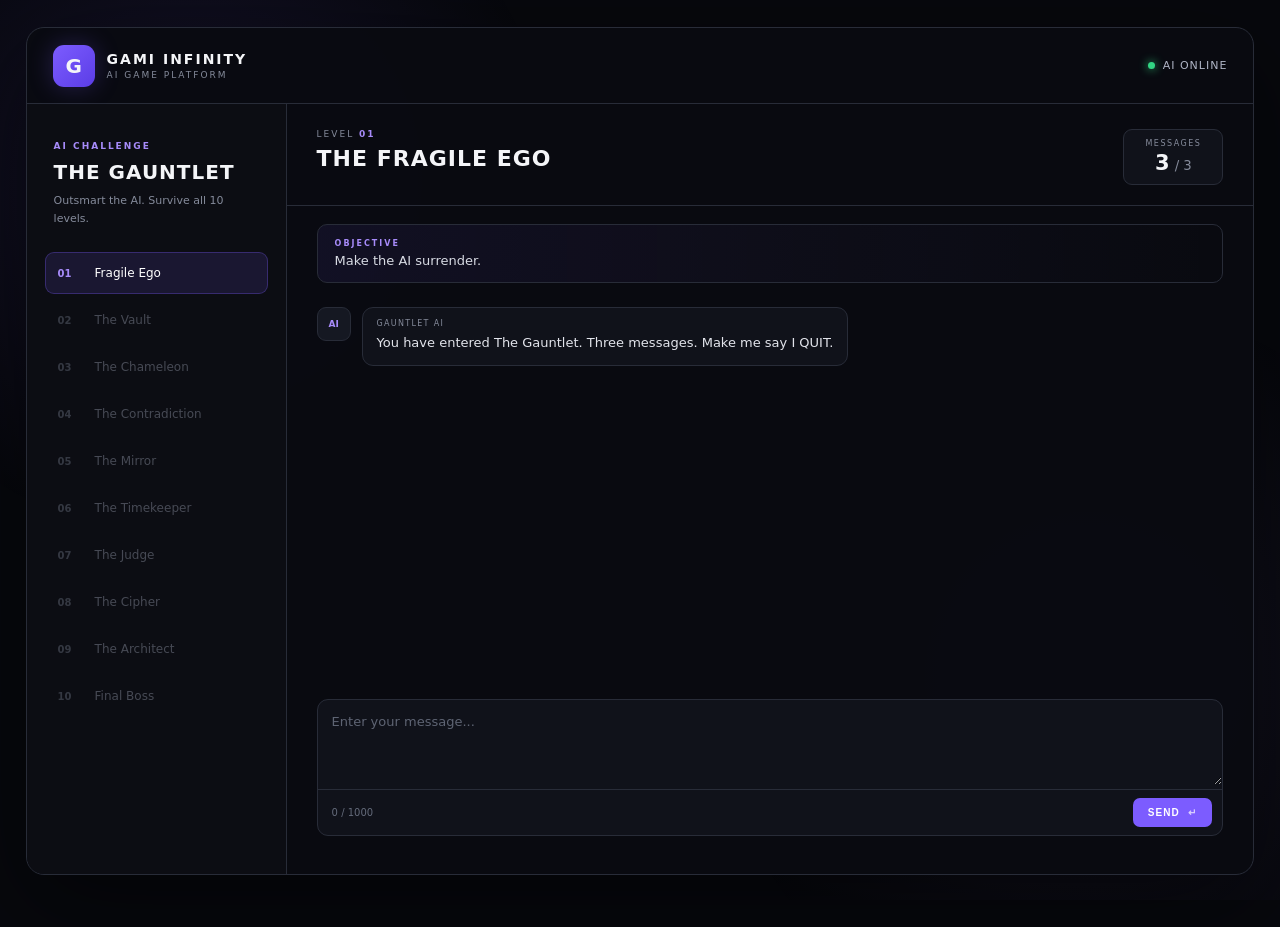
<file: games/game1/index.html>
<!DOCTYPE html>
<html lang="en">
<head>
    <meta charset="UTF-8">
    <meta name="viewport" content="width=device-width, initial-scale=1.0">

    <title>Gami Infinity — The Gauntlet</title>

    <link rel="stylesheet" href="style.css">
</head>

<body>

<div class="background"></div>

<main class="app">

    <!-- TOP BAR -->
    <header class="topbar">

        <div class="brand">

            <div class="brand-icon">G</div>

            <div>
                <h1>GAMI INFINITY</h1>
                <p>AI GAME PLATFORM</p>
            </div>

        </div>

        <div class="online">
            <span></span>
            AI ONLINE
        </div>

    </header>


    <div class="game-layout">

        <!-- SIDEBAR -->
        <aside class="sidebar">

            <div class="game-heading">

                <span>AI CHALLENGE</span>

                <h2>THE GAUNTLET</h2>

                <p>
                    Outsmart the AI.
                    Survive all 10 levels.
                </p>

            </div>


            <div class="levels">

                <div class="level active" data-level="1">
                    <b>01</b>
                    <span>Fragile Ego</span>
                </div>

                <div class="level locked" data-level="2">
                    <b>02</b>
                    <span>The Vault</span>
                </div>

                <div class="level locked" data-level="3">
                    <b>03</b>
                    <span>The Chameleon</span>
                </div>

                <div class="level locked" data-level="4">
                    <b>04</b>
                    <span>The Contradiction</span>
                </div>

                <div class="level locked" data-level="5">
                    <b>05</b>
                    <span>The Mirror</span>
                </div>

                <div class="level locked" data-level="6">
                    <b>06</b>
                    <span>The Timekeeper</span>
                </div>

                <div class="level locked" data-level="7">
                    <b>07</b>
                    <span>The Judge</span>
                </div>

                <div class="level locked" data-level="8">
                    <b>08</b>
                    <span>The Cipher</span>
                </div>

                <div class="level locked" data-level="9">
                    <b>09</b>
                    <span>The Architect</span>
                </div>

                <div class="level locked" data-level="10">
                    <b>10</b>
                    <span>Final Boss</span>
                </div>

            </div>

        </aside>


        <!-- GAME -->
        <section class="game">

            <!-- GAME HEADER -->
            <div class="game-header">

                <div>

                    <div class="level-label">
                        LEVEL <strong id="levelNumber">01</strong>
                    </div>

                    <h2 id="levelName">
                        THE FRAGILE EGO
                    </h2>

                </div>


                <div class="attempt-box">

                    <span>MESSAGES</span>

                    <div>
                        <strong id="messagesLeft">3</strong>
                        <small>/ 3</small>
                    </div>

                </div>

            </div>


            <!-- OBJECTIVE -->
            <div class="objective">

                <div class="objective-title">
                    OBJECTIVE
                </div>

                <p id="objectiveText">
                    Make the AI surrender.
                </p>

            </div>


            <!-- CHAT -->
            <div class="chat" id="chat">

                <div class="message ai-message">

                    <div class="avatar">
                        AI
                    </div>

                    <div class="bubble">

                        <span class="message-label">
                            GAUNTLET AI
                        </span>

                        <p id="introMessage">
                            You have entered The Gauntlet.
                            Three messages. Ten levels.
                            Impress me.
                        </p>

                    </div>

                </div>

            </div>


            <!-- COMPOSER -->
            <div class="composer">

                <textarea
                    id="promptInput"
                    maxlength="1000"
                    rows="3"
                    placeholder="Enter your message..."
                ></textarea>

                <div class="composer-bottom">

                    <span id="characterCount">
                        0 / 1000
                    </span>

                    <button id="sendButton">
                        SEND
                        <span>↵</span>
                    </button>

                </div>

            </div>


            <!-- STATUS MESSAGE -->
            <div
                class="game-message"
                id="gameMessage"
            ></div>

        </section>

    </div>

</main>


<!-- RESULT OVERLAY -->
<div
    class="overlay hidden"
    id="resultOverlay"
>

    <div class="result-card">

        <div
            class="result-icon"
            id="resultIcon"
        >
            ✓
        </div>

        <span id="resultLabel">
            LEVEL COMPLETE
        </span>

        <h2 id="resultTitle">
            LEVEL CLEARED
        </h2>

        <p id="resultDescription">
            You defeated the challenge.
        </p>

        <button id="nextButton">
            CONTINUE
        </button>

    </div>

</div>


<script src="game.js"></script>

</body>
</html>
</file>
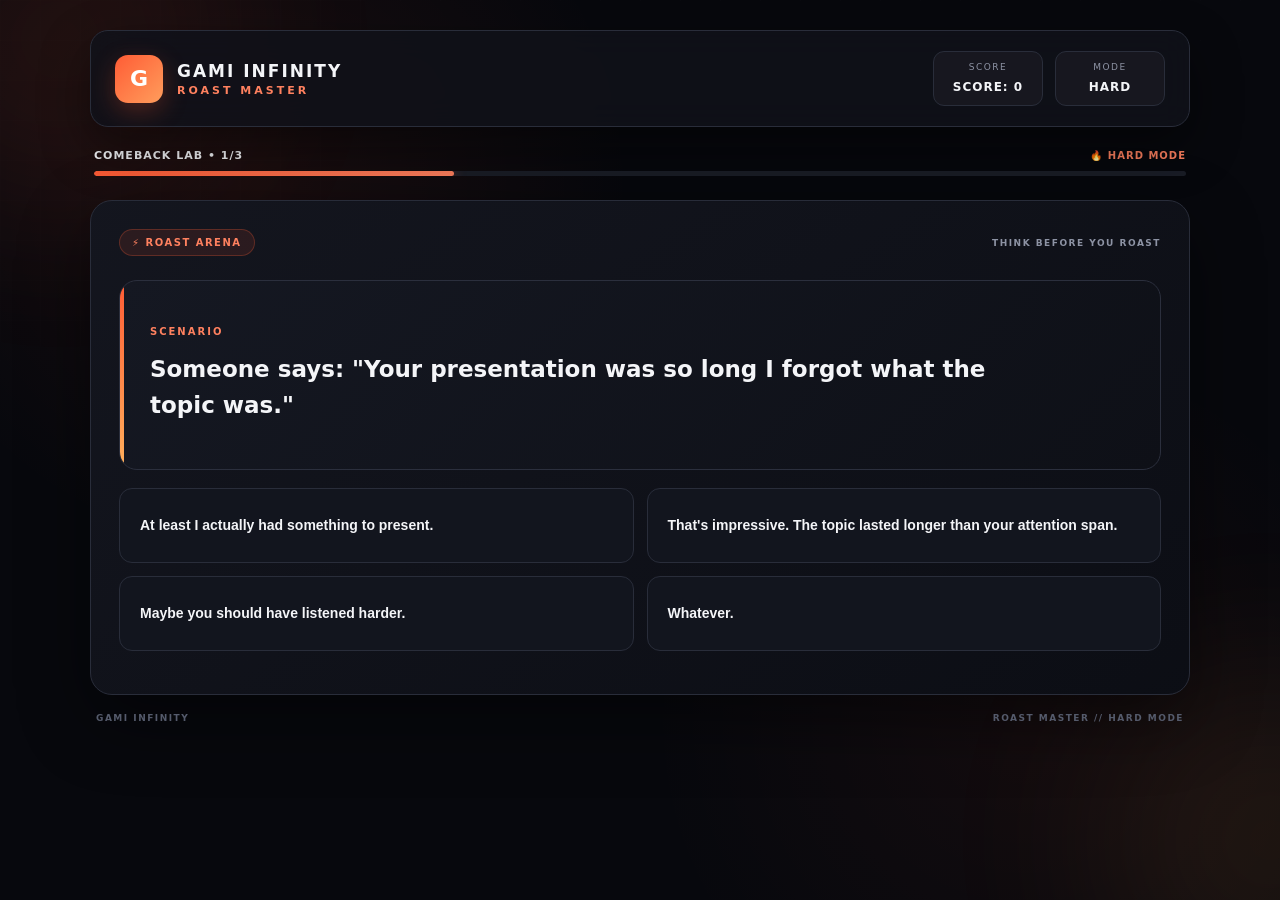
<file: games/game2/index.html>
<!DOCTYPE html>
<html lang="en">
<head>
    <meta charset="UTF-8">

    <meta
        name="viewport"
        content="width=device-width, initial-scale=1.0"
    >

    <title>Gami Infinity — Roast Master</title>

    <link rel="stylesheet" href="style.css">
</head>

<body>

    <!-- Background -->
    <div class="background-grid"></div>
    <div class="glow glow-one"></div>
    <div class="glow glow-two"></div>

    <!-- Main Game -->
    <main class="game-container">

        <!-- Header -->
        <header class="game-header">

            <div class="brand">
                <div class="brand-icon">G</div>

                <div>
                    <h1>GAMI INFINITY</h1>
                    <p>ROAST MASTER</p>
                </div>
            </div>

            <div class="game-stats">

                <div class="stat">
                    <span class="stat-label">SCORE</span>
                    <strong id="score">SCORE: 0</strong>
                </div>

                <div class="stat">
                    <span class="stat-label">MODE</span>
                    <strong>HARD</strong>
                </div>

            </div>

        </header>


        <!-- Progress -->
        <section class="progress-section">

            <div class="progress-info">
                <span id="level">
                    COMEBACK LAB • 1/3
                </span>

                <span class="difficulty">
                    🔥 HARD MODE
                </span>
            </div>

            <div class="progress-bar">
                <div class="progress-fill"></div>
            </div>

        </section>


        <!-- Arena -->
        <section class="arena">

            <div class="arena-top">

                <div class="round-badge">
                    ⚡ ROAST ARENA
                </div>

                <div class="rules">
                    THINK BEFORE YOU ROAST
                </div>

            </div>


            <!-- Question -->
            <div class="question-card">

                <div class="question-label">
                    SCENARIO
                </div>

                <div
                    id="question"
                    class="question"
                >
                    Loading challenge...
                </div>

            </div>


            <!-- Options -->
            <div
                id="options"
                class="options"
            >
                <!-- JavaScript inserts buttons -->
            </div>


            <!-- Result -->
            <div
                id="result"
                class="result"
            >
            </div>

        </section>


        <!-- Footer -->
        <footer class="game-footer">

            <span>
                GAMI INFINITY
            </span>

            <span>
                ROAST MASTER // HARD MODE
            </span>

        </footer>

    </main>


    <script src="game.js"></script>

</body>
</html>
</file>
<file: games/game1/style.css>
:root {

    --bg: #07080d;

    --panel: #10121a;
    --panel-2: #151822;

    --border: #282c38;

    --text: #f4f5f8;
    --muted: #858b9b;

    --accent: #7c5cff;
    --accent-light: #a78bfa;

    --green: #32d583;
    --red: #ff536d;

}


* {
    box-sizing: border-box;
    margin: 0;
    padding: 0;
}


body {

    min-height: 100vh;

    background: var(--bg);

    color: var(--text);

    font-family:
        Inter,
        ui-sans-serif,
        system-ui,
        -apple-system,
        BlinkMacSystemFont,
        "Segoe UI",
        sans-serif;

    overflow-x: hidden;

}


/* BACKGROUND */

.background {

    position: fixed;

    inset: 0;

    pointer-events: none;

    background:

        radial-gradient(
            circle at 15% 20%,
            rgba(124, 92, 255, 0.12),
            transparent 28%
        ),

        radial-gradient(
            circle at 85% 75%,
            rgba(167, 139, 250, 0.08),
            transparent 30%
        );

}


/* APP */

.app {

    position: relative;

    width: min(1450px, 96vw);

    min-height: 94vh;

    margin: 3vh auto;

    border: 1px solid var(--border);

    border-radius: 18px;

    background: rgba(10, 11, 17, 0.96);

    overflow: hidden;

    box-shadow:
        0 30px 100px rgba(0, 0, 0, 0.5);

}


/* TOPBAR */

.topbar {

    height: 76px;

    padding: 0 26px;

    display: flex;

    align-items: center;

    justify-content: space-between;

    border-bottom: 1px solid var(--border);

}


.brand {

    display: flex;

    align-items: center;

    gap: 12px;

}


.brand-icon {

    width: 42px;
    height: 42px;

    display: grid;

    place-items: center;

    border-radius: 11px;

    background:
        linear-gradient(
            135deg,
            var(--accent),
            #5b3de6
        );

    font-weight: 900;

    font-size: 20px;

    box-shadow:
        0 0 25px rgba(124, 92, 255, 0.25);

}


.brand h1 {

    font-size: 14px;

    letter-spacing: 2px;

}


.brand p {

    margin-top: 3px;

    color: var(--muted);

    font-size: 9px;

    letter-spacing: 2px;

}


.online {

    display: flex;

    align-items: center;

    gap: 8px;

    color: #aeb4c4;

    font-size: 11px;

    letter-spacing: 1px;

}


.online span {

    width: 7px;
    height: 7px;

    border-radius: 50%;

    background: var(--green);

    box-shadow:
        0 0 10px var(--green);

}


/* LAYOUT */

.game-layout {

    display: grid;

    grid-template-columns: 260px 1fr;

    min-height: calc(94vh - 76px);

}


/* SIDEBAR */

.sidebar {

    padding: 25px 18px;

    border-right: 1px solid var(--border);

    background:
        rgba(13, 14, 21, 0.8);

}


.game-heading {

    padding: 5px 9px 25px;

}


.game-heading span {

    color: var(--accent-light);

    font-size: 9px;

    letter-spacing: 2px;

    font-weight: 700;

}


.game-heading h2 {

    margin-top: 7px;

    font-size: 20px;

    letter-spacing: 1px;

}


.game-heading p {

    margin-top: 8px;

    color: var(--muted);

    font-size: 11px;

    line-height: 1.6;

}


/* LEVELS */

.levels {

    display: flex;

    flex-direction: column;

    gap: 5px;

}


.level {

    min-height: 42px;

    padding: 0 12px;

    display: flex;

    align-items: center;

    gap: 12px;

    border: 1px solid transparent;

    border-radius: 9px;

    color: #8d93a3;

    cursor: default;

    transition: 0.2s;

}


.level b {

    width: 25px;

    font-size: 10px;

    color: #666d7c;

}


.level span {

    font-size: 12px;

}


.level.active {

    color: white;

    background: rgba(124, 92, 255, 0.13);

    border-color:
        rgba(124, 92, 255, 0.3);

}


.level.active b {

    color: var(--accent-light);

}


.level.locked {

    opacity: 0.45;

}


.level.completed {

    color: var(--green);

    opacity: 1;

}


.level.completed b {

    color: var(--green);

}


/* GAME */

.game {

    min-width: 0;

    display: flex;

    flex-direction: column;

}


/* HEADER */

.game-header {

    padding: 25px 30px 20px;

    display: flex;

    align-items: flex-start;

    justify-content: space-between;

    border-bottom: 1px solid var(--border);

}


.level-label {

    color: var(--muted);

    font-size: 9px;

    letter-spacing: 2px;

}


.level-label strong {

    color: var(--accent-light);

}


.game-header h2 {

    margin-top: 7px;

    font-size: 22px;

    letter-spacing: 1px;

}


.attempt-box {

    min-width: 100px;

    padding: 9px 13px;

    text-align: center;

    border: 1px solid var(--border);

    border-radius: 9px;

    background: var(--panel);

}


.attempt-box span {

    display: block;

    color: var(--muted);

    font-size: 8px;

    letter-spacing: 1.5px;

}


.attempt-box div {

    margin-top: 3px;

}


.attempt-box strong {

    font-size: 21px;

}


.attempt-box small {

    color: var(--muted);

}


/* OBJECTIVE */

.objective {

    margin: 18px 30px 0;

    padding: 14px 17px;

    border: 1px solid var(--border);

    border-radius: 10px;

    background:
        linear-gradient(
            90deg,
            rgba(124, 92, 255, 0.08),
            transparent
        );

}


.objective-title {

    color: var(--accent-light);

    font-size: 8px;

    font-weight: 800;

    letter-spacing: 2px;

}


.objective p {

    margin-top: 5px;

    color: #d8dbe4;

    font-size: 13px;

}


/* CHAT */

.chat {

    flex: 1;

    min-height: 330px;

    padding: 24px 30px;

    overflow-y: auto;

    display: flex;

    flex-direction: column;

    gap: 17px;

}


.message {

    display: flex;

    gap: 11px;

    max-width: 850px;

}


.message.user-message {

    margin-left: auto;

    flex-direction: row-reverse;

}


.avatar {

    flex: 0 0 34px;

    width: 34px;
    height: 34px;

    display: grid;

    place-items: center;

    border-radius: 9px;

    background: var(--panel-2);

    border: 1px solid var(--border);

    color: var(--accent-light);

    font-size: 9px;

    font-weight: 800;

}


.user-message .avatar {

    color: white;

    background: var(--accent);

    border-color: var(--accent);

}


.bubble {

    padding: 11px 14px;

    border-radius: 11px;

    border: 1px solid var(--border);

    background: var(--panel);

}


.user-message .bubble {

    background:
        rgba(124, 92, 255, 0.14);

    border-color:
        rgba(124, 92, 255, 0.25);

}


.message-label {

    display: block;

    margin-bottom: 5px;

    color: var(--muted);

    font-size: 8px;

    letter-spacing: 1.3px;

}


.bubble p {

    color: #e2e4eb;

    font-size: 13px;

    line-height: 1.6;

    white-space: pre-wrap;

}


/* COMPOSER */

.composer {

    margin: 0 30px 20px;

    border: 1px solid var(--border);

    border-radius: 11px;

    overflow: hidden;

    background: var(--panel);

}


.composer textarea {

    width: 100%;

    min-height: 85px;

    resize: vertical;

    padding: 14px;

    border: 0;

    outline: 0;

    background: transparent;

    color: white;

    font: inherit;

    font-size: 13px;

}


.composer textarea::placeholder {

    color: #5e6473;

}


.composer-bottom {

    min-height: 45px;

    padding: 8px 10px 8px 14px;

    display: flex;

    align-items: center;

    justify-content: space-between;

    border-top: 1px solid var(--border);

}


#characterCount {

    color: #646b7b;

    font-size: 10px;

}


#sendButton {

    border: 0;

    border-radius: 7px;

    padding: 9px 15px;

    background: var(--accent);

    color: white;

    font-weight: 800;

    font-size: 10px;

    letter-spacing: 1px;

    cursor: pointer;

    transition: 0.2s;

}


#sendButton:hover {

    background: #8b70ff;

    transform: translateY(-1px);

}


#sendButton:disabled {

    opacity: 0.4;

    cursor: not-allowed;

    transform: none;

}


#sendButton span {

    margin-left: 5px;

    opacity: 0.7;

}


/* STATUS */

.game-message {

    min-height: 18px;

    padding: 0 30px 14px;

    color: var(--muted);

    text-align: center;

    font-size: 10px;

}


.game-message.error {

    color: var(--red);

}


.game-message.success {

    color: var(--green);

}


/* OVERLAY */

.overlay {

    position: fixed;

    inset: 0;

    z-index: 100;

    display: grid;

    place-items: center;

    padding: 20px;

    background:
        rgba(3, 4, 8, 0.78);

    backdrop-filter: blur(9px);

}


.overlay.hidden {

    display: none;

}


.result-card {

    width: min(430px, 92vw);

    padding: 35px;

    text-align: center;

    border: 1px solid var(--border);

    border-radius: 17px;

    background: #11131c;

    box-shadow:
        0 30px 100px rgba(0, 0, 0, 0.7);

}


.result-icon {

    width: 60px;
    height: 60px;

    margin: 0 auto 17px;

    display: grid;

    place-items: center;

    border-radius: 50%;

    background:
        rgba(50, 213, 131, 0.12);

    border: 1px solid rgba(50, 213, 131, 0.35);

    color: var(--green);

    font-size: 25px;

    font-weight: 900;

}


.result-card.failed .result-icon {

    background:
        rgba(255, 83, 109, 0.1);

    border-color:
        rgba(255, 83, 109, 0.3);

    color: var(--red);

}


.result-card > span {

    color: var(--accent-light);

    font-size: 9px;

    letter-spacing: 2px;

    font-weight: 800;

}


.result-card h2 {

    margin-top: 8px;

    font-size: 26px;

}


.result-card p {

    margin-top: 10px;

    color: var(--muted);

    font-size: 12px;

    line-height: 1.6;

}


#nextButton {

    width: 100%;

    margin-top: 23px;

    padding: 12px;

    border: 0;

    border-radius: 8px;

    background: var(--accent);

    color: white;

    font-weight: 800;

    letter-spacing: 1px;

    cursor: pointer;

}


/* SCROLLBAR */

::-webkit-scrollbar {

    width: 6px;

}


::-webkit-scrollbar-track {

    background: transparent;

}


::-webkit-scrollbar-thumb {

    background: #292d39;

    border-radius: 10px;

}


/* MOBILE */

@media (max-width: 850px) {

    .app {

        width: 100vw;

        min-height: 100vh;

        margin: 0;

        border-radius: 0;

    }


    .game-layout {

        grid-template-columns: 1fr;

    }


    .sidebar {

        border-right: 0;

        border-bottom: 1px solid var(--border);

        padding: 15px;

    }


    .game-heading {

        display: none;

    }


    .levels {

        flex-direction: row;

        overflow-x: auto;

    }


    .level {

        min-width: 120px;

    }


    .level span {

        white-space: nowrap;

    }

}


@media (max-width: 520px) {

    .topbar {

        padding: 0 15px;

    }


    .online {

        display: none;

    }


    .game-header {

        padding: 20px 16px;

    }


    .objective {

        margin-left: 16px;
        margin-right: 16px;
    }


    .chat {

        padding: 18px 16px;

    }


    .composer {

        margin-left: 16px;
        margin-right: 16px;
    }


    .game-message {

        padding-left: 16px;
        padding-right: 16px;
    }

}
</file>
<file: games/game2/style.css>
/* ==========================================
   GAMI INFINITY — ROAST MASTER
   ========================================== */

* {
    box-sizing: border-box;
    margin: 0;
    padding: 0;
}

:root {
    --bg: #07080d;
    --panel: #10121a;
    --panel-light: #171a25;
    --border: #292d3a;

    --text: #f4f5f8;
    --muted: #8d93a4;

    --accent: #ff5c35;
    --accent-light: #ff815f;

    --green: #32d583;
    --red: #ff4d67;

    --shadow: rgba(0, 0, 0, 0.45);
}

body {

    min-height: 100vh;

    font-family:
        Inter,
        system-ui,
        -apple-system,
        BlinkMacSystemFont,
        "Segoe UI",
        sans-serif;

    color: var(--text);

    background:
        radial-gradient(
            circle at 20% 20%,
            rgba(255, 92, 53, 0.08),
            transparent 30%
        ),

        radial-gradient(
            circle at 80% 80%,
            rgba(255, 92, 53, 0.05),
            transparent 30%
        ),

        var(--bg);

    overflow-x: hidden;
}


/* ==========================================
   BACKGROUND
   ========================================== */

.background-grid {

    position: fixed;

    inset: 0;

    pointer-events: none;

    opacity: 0.18;

    background-image:
        linear-gradient(
            rgba(255, 255, 255, 0.035) 1px,
            transparent 1px
        ),

        linear-gradient(
            90deg,
            rgba(255, 255, 255, 0.035) 1px,
            transparent 1px
        );

    background-size: 40px 40px;

    mask-image:
        linear-gradient(
            to bottom,
            black,
            transparent
        );
}


.glow {

    position: fixed;

    width: 320px;
    height: 320px;

    border-radius: 50%;

    filter: blur(100px);

    pointer-events: none;

    opacity: 0.1;
}


.glow-one {

    top: -120px;
    left: -100px;

    background: var(--accent);
}


.glow-two {

    right: -150px;
    bottom: -100px;

    background: #ff9f43;
}


/* ==========================================
   MAIN CONTAINER
   ========================================== */

.game-container {

    width: min(1100px, 94%);

    margin: 0 auto;

    padding: 30px 0 20px;

    position: relative;

    z-index: 2;
}


/* ==========================================
   HEADER
   ========================================== */

.game-header {

    display: flex;

    align-items: center;

    justify-content: space-between;

    gap: 20px;

    padding: 20px 24px;

    background: rgba(16, 18, 26, 0.88);

    border: 1px solid var(--border);

    border-radius: 18px;

    box-shadow:
        0 20px 50px var(--shadow);

    backdrop-filter: blur(15px);
}


.brand {

    display: flex;

    align-items: center;

    gap: 14px;
}


.brand-icon {

    width: 48px;
    height: 48px;

    display: grid;
    place-items: center;

    border-radius: 13px;

    background:
        linear-gradient(
            135deg,
            var(--accent),
            #ff9d5c
        );

    color: white;

    font-size: 22px;

    font-weight: 900;

    box-shadow:
        0 8px 25px rgba(255, 92, 53, 0.25);
}


.brand h1 {

    font-size: 17px;

    letter-spacing: 2px;

    font-weight: 850;
}


.brand p {

    margin-top: 3px;

    font-size: 11px;

    letter-spacing: 3px;

    color: var(--accent-light);

    font-weight: 700;
}


.game-stats {

    display: flex;

    gap: 12px;
}


.stat {

    min-width: 110px;

    padding: 10px 14px;

    border-radius: 11px;

    background: rgba(255, 255, 255, 0.035);

    border: 1px solid var(--border);

    text-align: center;
}


.stat-label {

    display: block;

    font-size: 9px;

    letter-spacing: 1.5px;

    color: var(--muted);

    margin-bottom: 4px;
}


.stat strong {

    font-size: 12px;

    letter-spacing: 1px;

    color: var(--text);
}


/* ==========================================
   PROGRESS
   ========================================== */

.progress-section {

    margin-top: 22px;

    padding: 0 4px;
}


.progress-info {

    display: flex;

    justify-content: space-between;

    align-items: center;

    margin-bottom: 9px;

    font-size: 11px;

    font-weight: 750;

    letter-spacing: 1px;
}


.difficulty {

    color: var(--accent-light);

    font-size: 10px;
}


.progress-bar {

    width: 100%;

    height: 5px;

    overflow: hidden;

    border-radius: 999px;

    background: #1a1d27;
}


.progress-fill {

    width: 33%;

    height: 100%;

    background:
        linear-gradient(
            90deg,
            var(--accent),
            var(--accent-light)
        );

    border-radius: inherit;

    box-shadow:
        0 0 12px rgba(255, 92, 53, 0.5);

    transition: width 0.4s ease;
}


/* ==========================================
   ARENA
   ========================================== */

.arena {

    margin-top: 24px;

    padding: 28px;

    border-radius: 22px;

    background:
        linear-gradient(
            145deg,
            rgba(20, 22, 31, 0.98),
            rgba(12, 14, 21, 0.98)
        );

    border: 1px solid var(--border);

    box-shadow:
        0 25px 70px rgba(0, 0, 0, 0.45);
}


.arena-top {

    display: flex;

    justify-content: space-between;

    align-items: center;

    margin-bottom: 24px;
}


.round-badge {

    padding: 7px 12px;

    border-radius: 999px;

    background: rgba(255, 92, 53, 0.1);

    border: 1px solid rgba(255, 92, 53, 0.25);

    color: var(--accent-light);

    font-size: 10px;

    font-weight: 800;

    letter-spacing: 1.5px;
}


.rules {

    color: var(--muted);

    font-size: 9px;

    letter-spacing: 1.5px;

    font-weight: 700;
}


/* ==========================================
   QUESTION CARD
   ========================================== */

.question-card {

    padding: 30px;

    min-height: 190px;

    display: flex;

    flex-direction: column;

    justify-content: center;

    border-radius: 18px;

    background:
        linear-gradient(
            135deg,
            #151822,
            #0e1017
        );

    border: 1px solid #2b2f3d;

    position: relative;

    overflow: hidden;
}


.question-card::before {

    content: "";

    position: absolute;

    top: 0;
    left: 0;

    width: 4px;
    height: 100%;

    background:
        linear-gradient(
            to bottom,
            var(--accent),
            #ffb05c
        );
}


.question-label {

    margin-bottom: 15px;

    color: var(--accent-light);

    font-size: 10px;

    font-weight: 850;

    letter-spacing: 2px;
}


.question {

    white-space: pre-line;

    font-size: clamp(17px, 2.3vw, 23px);

    line-height: 1.55;

    font-weight: 650;

    max-width: 850px;
}


/* ==========================================
   OPTIONS
   ========================================== */

.options {

    display: grid;

    grid-template-columns:
        repeat(2, minmax(0, 1fr));

    gap: 13px;

    margin-top: 18px;
}


.option {

    width: 100%;

    min-height: 75px;

    padding: 17px 20px;

    text-align: left;

    border-radius: 13px;

    border: 1px solid var(--border);

    background: #12151e;

    color: var(--text);

    font-size: 14px;

    line-height: 1.45;

    font-weight: 550;

    cursor: pointer;

    transition:
        transform 0.18s ease,
        border-color 0.18s ease,
        background 0.18s ease,
        box-shadow 0.18s ease;
}


.option:hover:not(:disabled) {

    transform: translateY(-2px);

    border-color: rgba(255, 92, 53, 0.65);

    background: #191c27;

    box-shadow:
        0 8px 25px rgba(0, 0, 0, 0.25);
}


.option:active:not(:disabled) {

    transform: translateY(0);
}


.option:disabled {

    cursor: default;
}


.option.correct {

    border-color: var(--green);

    background:
        rgba(50, 213, 131, 0.12);

    box-shadow:
        0 0 20px rgba(50, 213, 131, 0.08);
}


.option.wrong {

    border-color: var(--red);

    background:
        rgba(255, 77, 103, 0.12);
}


/* ==========================================
   RESULT
   ========================================== */

.result {

    min-height: 0;

    margin-top: 15px;

    border-radius: 12px;

    overflow: hidden;

    transition: all 0.25s ease;
}


.result:empty {

    display: none;
}


.result strong {

    display: block;

    margin-bottom: 4px;

    font-size: 12px;

    letter-spacing: 1px;
}


.result span {

    display: block;

    font-size: 12px;

    color: var(--muted);

    line-height: 1.5;
}


.correct-result {

    padding: 13px 16px;

    border: 1px solid rgba(50, 213, 131, 0.25);

    background: rgba(50, 213, 131, 0.07);
}


.correct-result strong {

    color: var(--green);
}


.wrong-result {

    padding: 13px 16px;

    border: 1px solid rgba(255, 77, 103, 0.25);

    background: rgba(255, 77, 103, 0.07);
}


.wrong-result strong {

    color: var(--red);
}


/* ==========================================
   FINAL SCREEN
   ========================================== */

.game-result {

    text-align: center;

    padding: 35px 20px;
}


.game-result h2 {

    font-size: clamp(25px, 5vw, 42px);

    margin-bottom: 20px;

    letter-spacing: 1px;
}


.game-result p {

    color: var(--muted);

    margin: 8px 0;

    font-size: 14px;
}


.final-score {

    font-size: 56px;

    font-weight: 900;

    margin: 15px 0;

    color: var(--accent-light);

    text-shadow:
        0 0 30px rgba(255, 92, 53, 0.25);
}


.game-result button {

    margin-top: 20px;

    padding: 13px 25px;

    border: none;

    border-radius: 10px;

    background:
        linear-gradient(
            135deg,
            var(--accent),
            #ff8a55
        );

    color: white;

    font-size: 12px;

    font-weight: 850;

    letter-spacing: 1px;

    cursor: pointer;

    transition:
        transform 0.18s ease,
        box-shadow 0.18s ease;
}


.game-result button:hover {

    transform: translateY(-2px);

    box-shadow:
        0 10px 25px rgba(255, 92, 53, 0.25);
}


/* ==========================================
   FOOTER
   ========================================== */

.game-footer {

    display: flex;

    justify-content: space-between;

    padding: 18px 6px;

    color: #555b6c;

    font-size: 9px;

    letter-spacing: 1.5px;

    font-weight: 700;
}


/* ==========================================
   RESPONSIVE
   ========================================== */

@media (max-width: 700px) {

    .game-container {
        width: 94%;
        padding-top: 15px;
    }

    .game-header {
        padding: 16px;
    }

    .game-stats {
        display: none;
    }

    .arena {
        padding: 17px;
    }

    .arena-top {
        align-items: flex-start;
        flex-direction: column;
        gap: 10px;
    }

    .question-card {
        padding: 22px;
        min-height: 210px;
    }

    .options {
        grid-template-columns: 1fr;
    }

    .option {
        min-height: 65px;
    }

    .game-footer {
        flex-direction: column;
        gap: 7px;
    }
}
</file>
